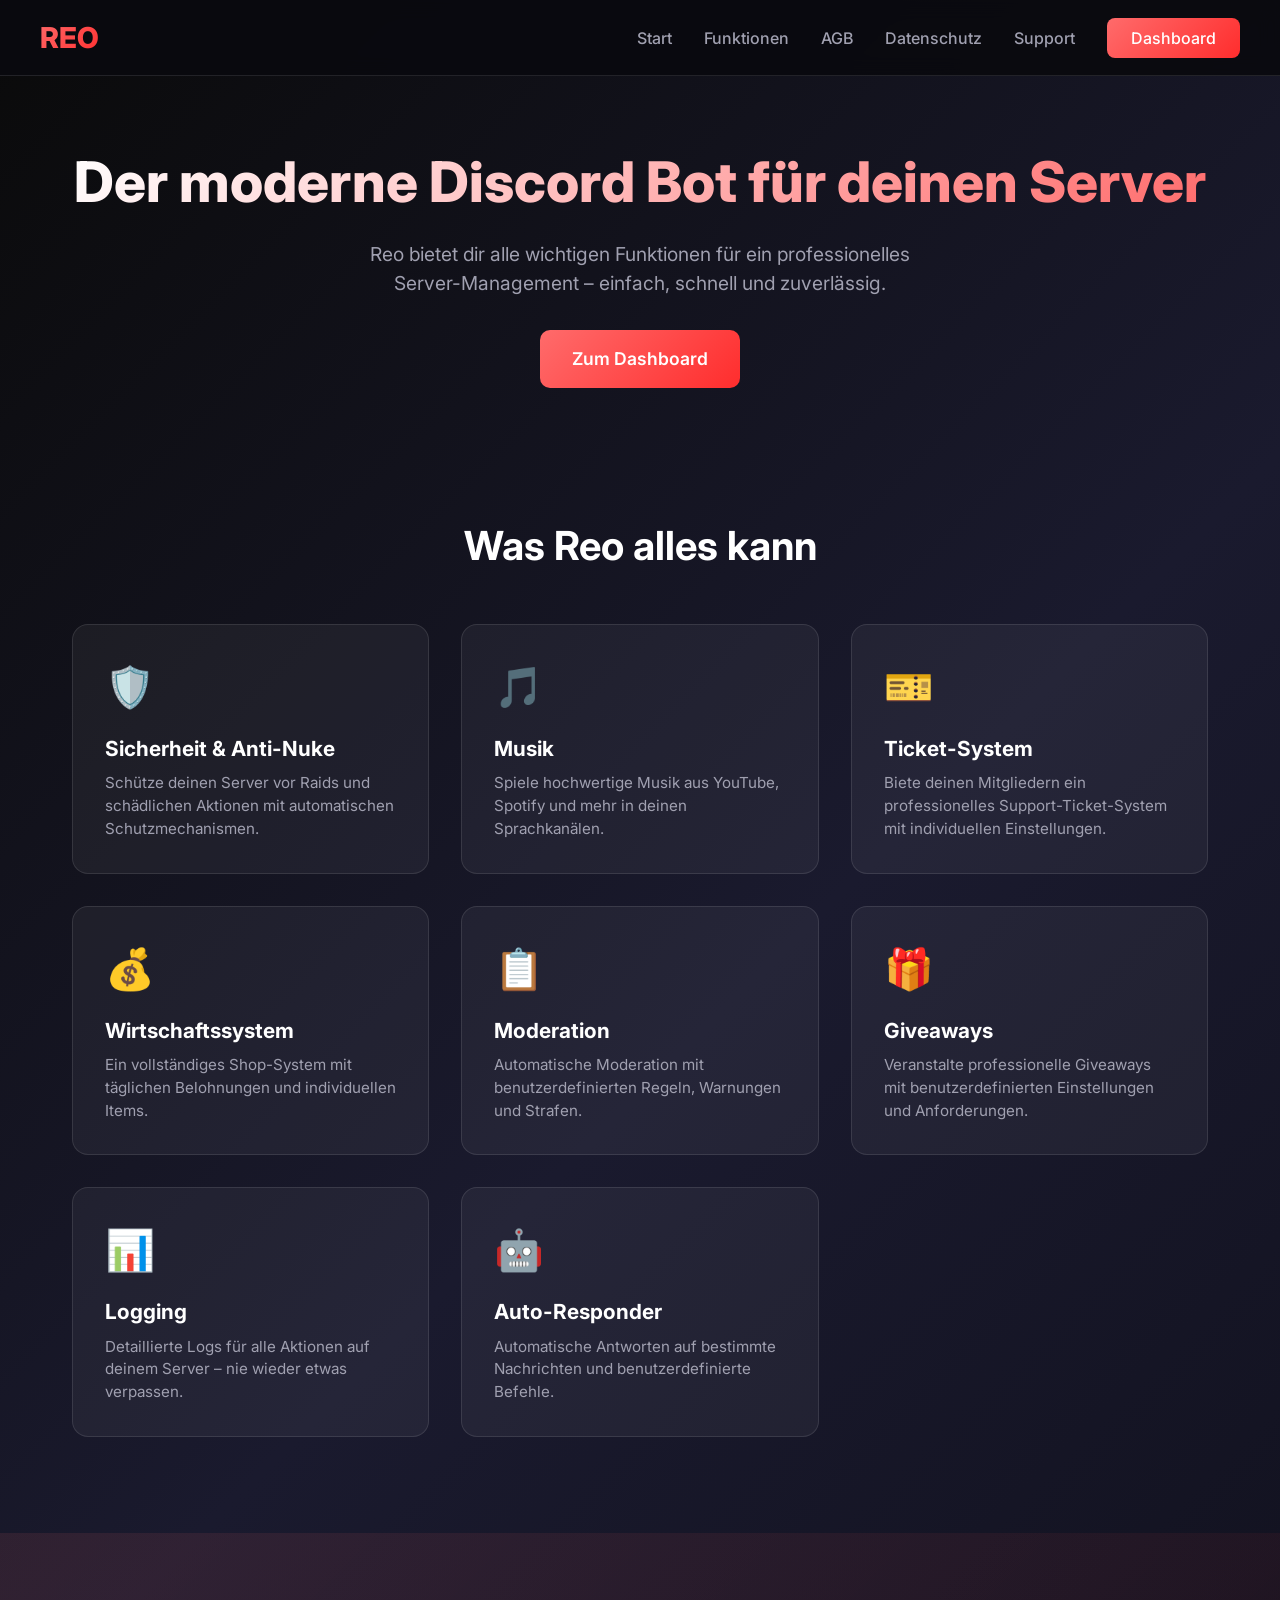
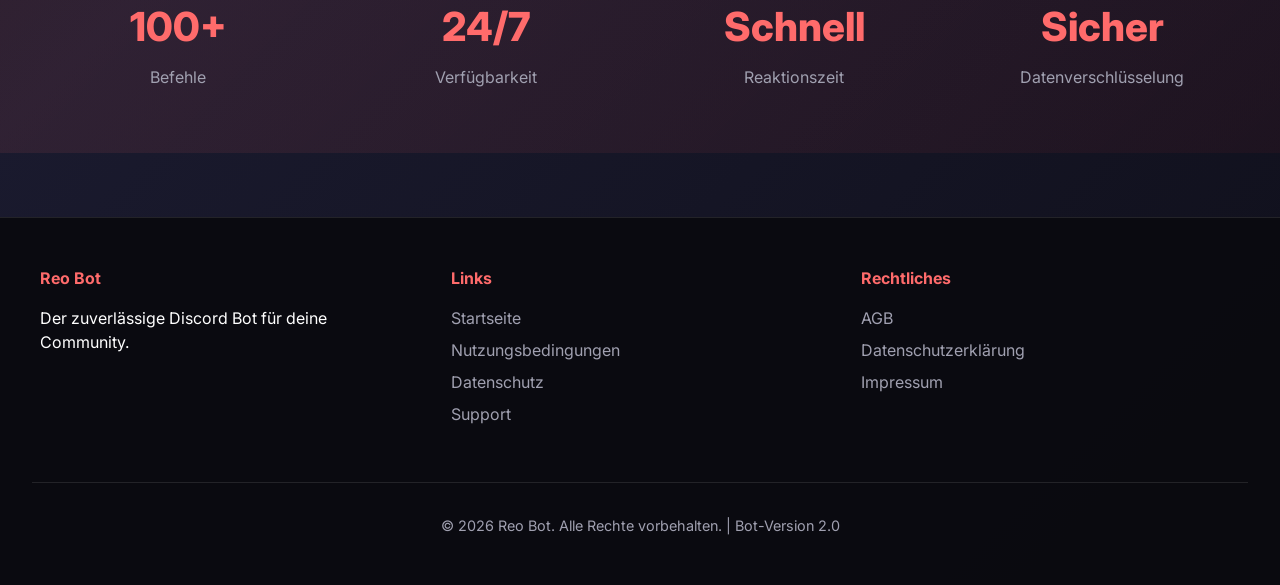
<file: index.html>
<!doctype html>
<html lang="de">
<head>
  <meta charset="utf-8">
  <meta name="viewport" content="width=device-width,initial-scale=1">
  <title>Reo — Der moderne Discord Bot</title>
  <link rel="preconnect" href="https://fonts.googleapis.com">
  <link rel="preconnect" href="https://fonts.gstatic.com" crossorigin>
  <link href="https://fonts.googleapis.com/css2?family=Inter:ital,wght@0,100..900;1,100..900&display=swap" rel="stylesheet">
  <style>
    * {
      margin: 0;
      padding: 0;
      box-sizing: border-box;
    }

    body {
      font-family: 'Inter', sans-serif;
      background: linear-gradient(135deg, #0a0a0a 0%, #1a1a2e 50%, #0f0f1a 100%);
      color: #ffffff;
      min-height: 100vh;
      line-height: 1.5;
    }

    /* Navigation */
    .navbar {
      background: rgba(10, 10, 15, 0.95);
      backdrop-filter: blur(10px);
      border-bottom: 1px solid rgba(255, 255, 255, 0.1);
      padding: 1rem 2rem;
      position: sticky;
      top: 0;
      z-index: 100;
    }

    .nav-container {
      max-width: 1200px;
      margin: 0 auto;
      display: flex;
      justify-content: space-between;
      align-items: center;
    }

    .logo {
      font-size: 1.8rem;
      font-weight: 800;
      background: linear-gradient(135deg, #ff6b6b, #ff2d2d);
      -webkit-background-clip: text;
      background-clip: text;
      color: transparent;
    }

    .nav-links {
      display: flex;
      gap: 2rem;
      align-items: center;
    }

    .nav-links a {
      color: #a0a0b0;
      text-decoration: none;
      font-weight: 500;
      transition: color 0.3s;
    }

    .nav-links a:hover {
      color: #ff6b6b;
    }

    .btn-login {
      background: linear-gradient(135deg, #ff6b6b, #ff2d2d);
      padding: 0.5rem 1.5rem;
      border-radius: 8px;
      color: white !important;
      font-weight: 600;
    }

    .btn-login:hover {
      transform: translateY(-2px);
      box-shadow: 0 5px 15px rgba(255, 45, 45, 0.3);
    }

    /* Hero Section */
    .hero {
      max-width: 1200px;
      margin: 0 auto;
      padding: 4rem 2rem;
      text-align: center;
    }

    .hero h1 {
      font-size: 3.5rem;
      font-weight: 800;
      margin-bottom: 1rem;
      background: linear-gradient(135deg, #ffffff, #ff6b6b);
      -webkit-background-clip: text;
      background-clip: text;
      color: transparent;
    }

    .hero p {
      font-size: 1.2rem;
      color: #a0a0b0;
      max-width: 600px;
      margin: 0 auto 2rem;
    }

    .btn-primary {
      background: linear-gradient(135deg, #ff6b6b, #ff2d2d);
      color: white;
      border: none;
      padding: 1rem 2rem;
      font-size: 1.1rem;
      font-weight: 600;
      border-radius: 10px;
      cursor: pointer;
      text-decoration: none;
      display: inline-block;
      transition: transform 0.3s, box-shadow 0.3s;
    }

    .btn-primary:hover {
      transform: translateY(-2px);
      box-shadow: 0 10px 25px rgba(255, 45, 45, 0.4);
    }

    /* Features */
    .features {
      max-width: 1200px;
      margin: 0 auto;
      padding: 4rem 2rem;
    }

    .section-title {
      text-align: center;
      font-size: 2.5rem;
      font-weight: 700;
      margin-bottom: 3rem;
    }

    .feature-grid {
      display: grid;
      grid-template-columns: repeat(auto-fit, minmax(300px, 1fr));
      gap: 2rem;
    }

    .feature-card {
      background: rgba(255, 255, 255, 0.05);
      border: 1px solid rgba(255, 255, 255, 0.1);
      border-radius: 16px;
      padding: 2rem;
      transition: transform 0.3s, border-color 0.3s;
    }

    .feature-card:hover {
      transform: translateY(-5px);
      border-color: #ff6b6b;
    }

    .feature-icon {
      font-size: 2.5rem;
      margin-bottom: 1rem;
    }

    .feature-card h3 {
      font-size: 1.3rem;
      margin-bottom: 0.5rem;
    }

    .feature-card p {
      color: #a0a0b0;
      font-size: 0.95rem;
    }

    /* Stats */
    .stats {
      background: linear-gradient(135deg, rgba(255, 107, 107, 0.1), rgba(255, 45, 45, 0.05));
      padding: 4rem 2rem;
      margin: 2rem 0;
    }

    .stats-container {
      max-width: 1200px;
      margin: 0 auto;
      display: grid;
      grid-template-columns: repeat(auto-fit, minmax(200px, 1fr));
      gap: 2rem;
      text-align: center;
    }

    .stat-number {
      font-size: 2.5rem;
      font-weight: 800;
      color: #ff6b6b;
    }

    .stat-label {
      color: #a0a0b0;
      margin-top: 0.5rem;
    }

    /* Footer */
    .footer {
      background: rgba(10, 10, 15, 0.95);
      border-top: 1px solid rgba(255, 255, 255, 0.1);
      padding: 3rem 2rem;
      margin-top: 4rem;
    }

    .footer-content {
      max-width: 1200px;
      margin: 0 auto;
      display: grid;
      grid-template-columns: repeat(auto-fit, minmax(250px, 1fr));
      gap: 2rem;
    }

    .footer-section h4 {
      margin-bottom: 1rem;
      color: #ff6b6b;
    }

    .footer-section a {
      color: #a0a0b0;
      text-decoration: none;
      display: block;
      margin-bottom: 0.5rem;
      transition: color 0.3s;
    }

    .footer-section a:hover {
      color: #ff6b6b;
    }

    .copyright {
      text-align: center;
      margin-top: 3rem;
      padding-top: 2rem;
      border-top: 1px solid rgba(255, 255, 255, 0.1);
      color: #a0a0b0;
      font-size: 0.9rem;
    }

    @media (max-width: 768px) {
      .hero h1 {
        font-size: 2rem;
      }
      .nav-links {
        gap: 1rem;
      }
      .feature-grid {
        grid-template-columns: 1fr;
      }
    }
  </style>
</head>
<body>
  <nav class="navbar">
    <div class="nav-container">
      <div class="logo">REO</div>
      <div class="nav-links">
        <a href="index.html">Start</a>
        <a href="features.html">Funktionen</a>
        <a href="tos.html">AGB</a>
        <a href="privacy.html">Datenschutz</a>
        <a href="support.html">Support</a>
        <a href="http://localhost:25572" class="btn-login">Dashboard</a>
      </div>
    </div>
  </nav>

  <section class="hero">
    <h1>Der moderne Discord Bot für deinen Server</h1>
    <p>Reo bietet dir alle wichtigen Funktionen für ein professionelles Server-Management – einfach, schnell und zuverlässig.</p>
    <a href="http://localhost:25572" class="btn-primary">Zum Dashboard</a>
  </section>

  <section class="features">
    <h2 class="section-title">Was Reo alles kann</h2>
    <div class="feature-grid">
      <div class="feature-card">
        <div class="feature-icon">🛡️</div>
        <h3>Sicherheit & Anti-Nuke</h3>
        <p>Schütze deinen Server vor Raids und schädlichen Aktionen mit automatischen Schutzmechanismen.</p>
      </div>
      <div class="feature-card">
        <div class="feature-icon">🎵</div>
        <h3>Musik</h3>
        <p>Spiele hochwertige Musik aus YouTube, Spotify und mehr in deinen Sprachkanälen.</p>
      </div>
      <div class="feature-card">
        <div class="feature-icon">🎫</div>
        <h3>Ticket-System</h3>
        <p>Biete deinen Mitgliedern ein professionelles Support-Ticket-System mit individuellen Einstellungen.</p>
      </div>
      <div class="feature-card">
        <div class="feature-icon">💰</div>
        <h3>Wirtschaftssystem</h3>
        <p>Ein vollständiges Shop-System mit täglichen Belohnungen und individuellen Items.</p>
      </div>
      <div class="feature-card">
        <div class="feature-icon">📋</div>
        <h3>Moderation</h3>
        <p>Automatische Moderation mit benutzerdefinierten Regeln, Warnungen und Strafen.</p>
      </div>
      <div class="feature-card">
        <div class="feature-icon">🎁</div>
        <h3>Giveaways</h3>
        <p>Veranstalte professionelle Giveaways mit benutzerdefinierten Einstellungen und Anforderungen.</p>
      </div>
      <div class="feature-card">
        <div class="feature-icon">📊</div>
        <h3>Logging</h3>
        <p>Detaillierte Logs für alle Aktionen auf deinem Server – nie wieder etwas verpassen.</p>
      </div>
      <div class="feature-card">
        <div class="feature-icon">🤖</div>
        <h3>Auto-Responder</h3>
        <p>Automatische Antworten auf bestimmte Nachrichten und benutzerdefinierte Befehle.</p>
      </div>
    </div>
  </section>

  <section class="stats">
    <div class="stats-container">
      <div>
        <div class="stat-number">100+</div>
        <div class="stat-label">Befehle</div>
      </div>
      <div>
        <div class="stat-number">24/7</div>
        <div class="stat-label">Verfügbarkeit</div>
      </div>
      <div>
        <div class="stat-number">Schnell</div>
        <div class="stat-label">Reaktionszeit</div>
      </div>
      <div>
        <div class="stat-number">Sicher</div>
        <div class="stat-label">Datenverschlüsselung</div>
      </div>
    </div>
  </section>

  <footer class="footer">
    <div class="footer-content">
      <div class="footer-section">
        <h4>Reo Bot</h4>
        <p>Der zuverlässige Discord Bot für deine Community.</p>
      </div>
      <div class="footer-section">
        <h4>Links</h4>
        <a href="index.html">Startseite</a>
        <a href="tos.html">Nutzungsbedingungen</a>
        <a href="privacy.html">Datenschutz</a>
        <a href="support.html">Support</a>
      </div>
      <div class="footer-section">
        <h4>Rechtliches</h4>
        <a href="tos.html">AGB</a>
        <a href="privacy.html">Datenschutzerklärung</a>
        <a href="impressum.html">Impressum</a>
      </div>
    </div>
    <div class="copyright">
      © 2026 Reo Bot. Alle Rechte vorbehalten. | Bot-Version 2.0
    </div>
  </footer>

  <script>
    document.addEventListener('contextmenu', e => e.preventDefault());
    document.addEventListener('keydown', function(e) {
      const blocked = ['s', 'u', 'a', 'p', 'i'];
      if ((e.ctrlKey || e.metaKey) && blocked.includes(e.key.toLowerCase())) {
        e.preventDefault();
        e.stopPropagation();
      }
    }, true);
    document.addEventListener('dragstart', e => e.preventDefault());
  </script>
</body>
</html>
</file>
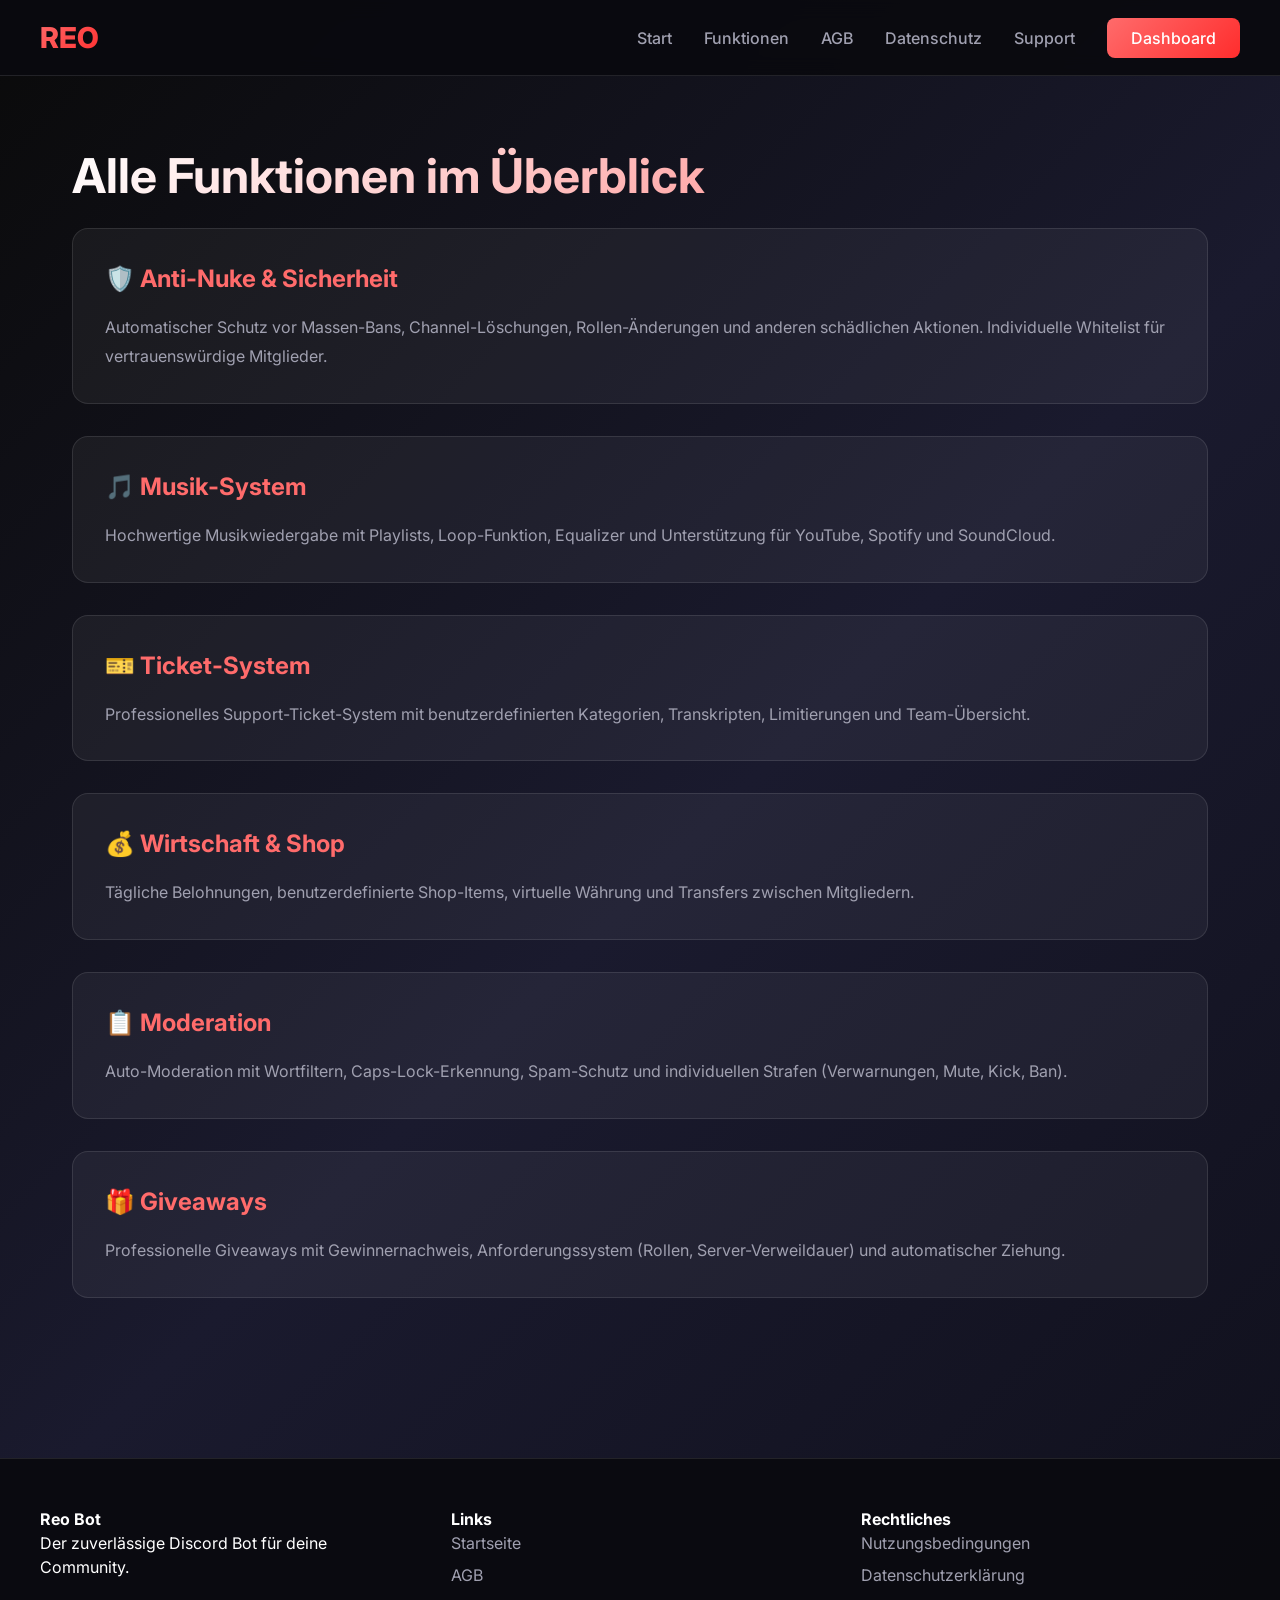
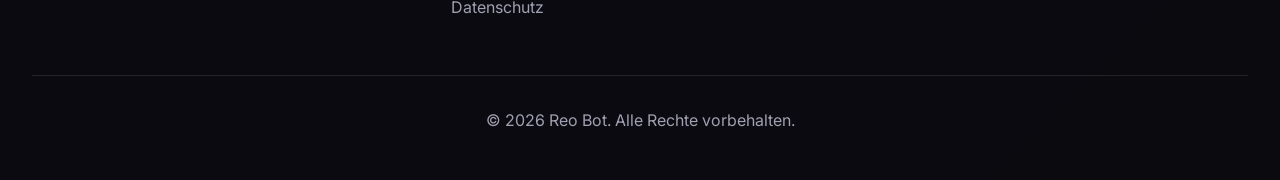
<file: features.html>
<!doctype html>
<html lang="de">
<head>
  <meta charset="utf-8">
  <meta name="viewport" content="width=device-width,initial-scale=1">
  <title>Funktionen — Reo Discord Bot</title>
  <link href="https://fonts.googleapis.com/css2?family=Inter:wght@100..900&display=swap" rel="stylesheet">
  <style>
    *{margin:0;padding:0;box-sizing:border-box;}
    body{font-family:'Inter',sans-serif;background:linear-gradient(135deg,#0a0a0a 0%,#1a1a2e 50%,#0f0f1a 100%);color:#fff;line-height:1.5;}
    .navbar{background:rgba(10,10,15,0.95);backdrop-filter:blur(10px);border-bottom:1px solid rgba(255,255,255,0.1);padding:1rem 2rem;position:sticky;top:0;z-index:100;}
    .nav-container{max-width:1200px;margin:0 auto;display:flex;justify-content:space-between;align-items:center;}
    .logo{font-size:1.8rem;font-weight:800;background:linear-gradient(135deg,#ff6b6b,#ff2d2d);-webkit-background-clip:text;background-clip:text;color:transparent;}
    .nav-links{display:flex;gap:2rem;align-items:center;}
    .nav-links a{color:#a0a0b0;text-decoration:none;font-weight:500;transition:color .3s;}
    .nav-links a:hover{color:#ff6b6b;}
    .btn-login{background:linear-gradient(135deg,#ff6b6b,#ff2d2d);padding:0.5rem 1.5rem;border-radius:8px;color:#fff!important;}
    .container{max-width:1200px;margin:0 auto;padding:4rem 2rem;}
    h1{font-size:3rem;margin-bottom:1rem;background:linear-gradient(135deg,#fff,#ff6b6b);-webkit-background-clip:text;background-clip:text;color:transparent;}
    .feature-detail{background:rgba(255,255,255,0.05);border:1px solid rgba(255,255,255,0.1);border-radius:16px;padding:2rem;margin-bottom:2rem;}
    .feature-detail h2{color:#ff6b6b;margin-bottom:1rem;}
    .feature-detail p{color:#a0a0b0;line-height:1.8;}
    .footer{background:rgba(10,10,15,0.95);border-top:1px solid rgba(255,255,255,0.1);padding:3rem 2rem;margin-top:4rem;}
    .footer-content{max-width:1200px;margin:0 auto;display:grid;grid-template-columns:repeat(auto-fit,minmax(250px,1fr));gap:2rem;}
    .footer-section a{color:#a0a0b0;text-decoration:none;display:block;margin-bottom:0.5rem;}
    .footer-section a:hover{color:#ff6b6b;}
    .copyright{text-align:center;margin-top:3rem;padding-top:2rem;border-top:1px solid rgba(255,255,255,0.1);color:#a0a0b0;}
    @media (max-width:768px){h1{font-size:2rem;}.nav-links{gap:1rem;}}
  </style>
</head>
<body>
  <nav class="navbar">
    <div class="nav-container">
      <div class="logo">REO</div>
      <div class="nav-links">
        <a href="index.html">Start</a>
        <a href="features.html">Funktionen</a>
        <a href="tos.html">AGB</a>
        <a href="privacy.html">Datenschutz</a>
        <a href="support.html">Support</a>
        <a href="http://localhost:25572" class="btn-login">Dashboard</a>
      </div>
    </div>
  </nav>

  <div class="container">
    <h1>Alle Funktionen im Überblick</h1>
    <div class="feature-detail">
      <h2>🛡️ Anti-Nuke & Sicherheit</h2>
      <p>Automatischer Schutz vor Massen-Bans, Channel-Löschungen, Rollen-Änderungen und anderen schädlichen Aktionen. Individuelle Whitelist für vertrauenswürdige Mitglieder.</p>
    </div>
    <div class="feature-detail">
      <h2>🎵 Musik-System</h2>
      <p>Hochwertige Musikwiedergabe mit Playlists, Loop-Funktion, Equalizer und Unterstützung für YouTube, Spotify und SoundCloud.</p>
    </div>
    <div class="feature-detail">
      <h2>🎫 Ticket-System</h2>
      <p>Professionelles Support-Ticket-System mit benutzerdefinierten Kategorien, Transkripten, Limitierungen und Team-Übersicht.</p>
    </div>
    <div class="feature-detail">
      <h2>💰 Wirtschaft & Shop</h2>
      <p>Tägliche Belohnungen, benutzerdefinierte Shop-Items, virtuelle Währung und Transfers zwischen Mitgliedern.</p>
    </div>
    <div class="feature-detail">
      <h2>📋 Moderation</h2>
      <p>Auto-Moderation mit Wortfiltern, Caps-Lock-Erkennung, Spam-Schutz und individuellen Strafen (Verwarnungen, Mute, Kick, Ban).</p>
    </div>
    <div class="feature-detail">
      <h2>🎁 Giveaways</h2>
      <p>Professionelle Giveaways mit Gewinnernachweis, Anforderungssystem (Rollen, Server-Verweildauer) und automatischer Ziehung.</p>
    </div>
  </div>

  <footer class="footer">
    <div class="footer-content">
      <div class="footer-section"><h4>Reo Bot</h4><p>Der zuverlässige Discord Bot für deine Community.</p></div>
      <div class="footer-section"><h4>Links</h4><a href="index.html">Startseite</a><a href="tos.html">AGB</a><a href="privacy.html">Datenschutz</a></div>
      <div class="footer-section"><h4>Rechtliches</h4><a href="tos.html">Nutzungsbedingungen</a><a href="privacy.html">Datenschutzerklärung</a></div>
    </div>
    <div class="copyright">© 2026 Reo Bot. Alle Rechte vorbehalten.</div>
  </footer>
</body>
</html>
</file>
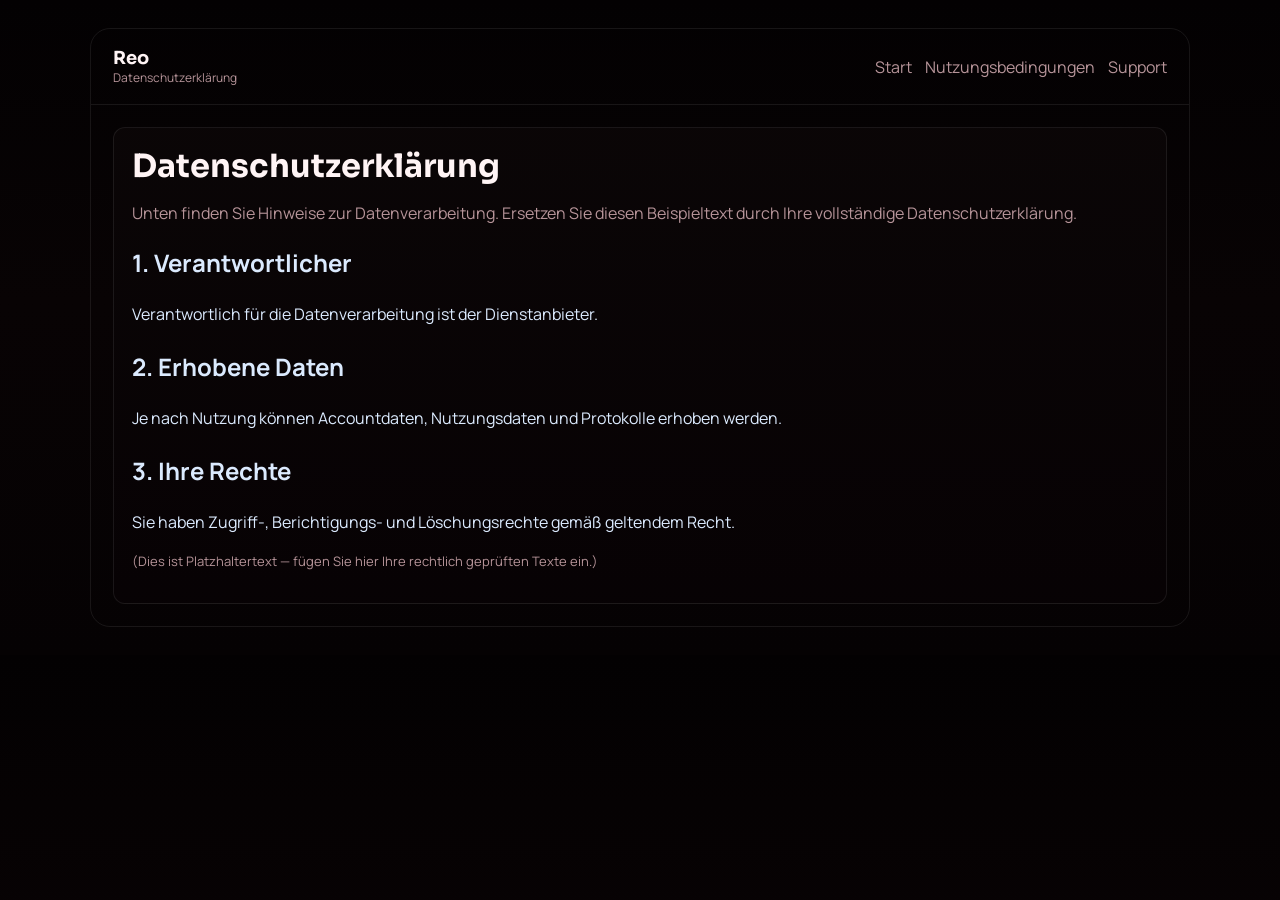
<file: privacy.html>
<!doctype html>
<html lang="de">
<head>
  <meta charset="utf-8">
  <meta name="viewport" content="width=device-width,initial-scale=1">
  <title>Datenschutzerklärung — Reo</title>
  <link rel="preconnect" href="https://fonts.googleapis.com">
  <link rel="preconnect" href="https://fonts.gstatic.com" crossorigin>
  <link href="https://fonts.googleapis.com/css2?family=Manrope:wght@400;500;600;700;800&family=Sora:wght@600;700;800&display=swap" rel="stylesheet">
  <style>
    :root{--bg:#060203;--panel:rgba(11,6,7,0.92);--panel-2:rgba(7,2,4,0.98);--line:rgba(255,255,255,0.08);--text:#fff4f5;--muted:#b69499}
    *{box-sizing:border-box}
    body{margin:0;color:var(--text);font-family:"Manrope",sans-serif;background:linear-gradient(180deg,#030102 0%,#080304 46%,#050203 100%)}
    .frame{width:min(1100px,calc(100% - 24px));margin:28px auto;border:1px solid var(--line);border-radius:20px;overflow:hidden}
    .topbar{display:flex;justify-content:space-between;align-items:center;padding:18px 22px;border-bottom:1px solid var(--line);}
    .brand strong{font-family:"Sora",sans-serif;font-size:1.12rem}
    .nav a{color:var(--muted);text-decoration:none;margin-left:10px}
    .content{padding:22px}
    .panel{border:1px solid var(--line);border-radius:12px;padding:18px;background:linear-gradient(180deg,var(--panel),var(--panel-2));}
    h1{margin:0 0 8px;font-family:"Sora",sans-serif}
    p.lead{color:var(--muted)}
    article{color:#dbeafe;line-height:1.6}
    *{user-select:text}
  </style>
</head>
<body>
  <div class="frame">
    <div class="topbar">
      <div class="brand"><strong>Reo</strong><div style="font-size:12px;color:var(--muted)">Datenschutzerklärung</div></div>
      <nav class="nav">
        <a href="index.html">Start</a>
        <a href="tos.html">Nutzungsbedingungen</a>
        <a href="support.html">Support</a>
      </nav>
    </div>
    <div class="content">
      <div class="panel">
        <h1>Datenschutzerklärung</h1>
        <p class="lead">Unten finden Sie Hinweise zur Datenverarbeitung. Ersetzen Sie diesen Beispieltext durch Ihre vollständige Datenschutzerklärung.</p>
        <article>
          <h2>1. Verantwortlicher</h2>
          <p>Verantwortlich für die Datenverarbeitung ist der Dienstanbieter.</p>
          <h2>2. Erhobene Daten</h2>
          <p>Je nach Nutzung können Accountdaten, Nutzungsdaten und Protokolle erhoben werden.</p>
          <h2>3. Ihre Rechte</h2>
          <p>Sie haben Zugriff-, Berichtigungs- und Löschungsrechte gemäß geltendem Recht.</p>
          <p style="color:var(--muted);font-size:13px;margin-top:14px">(Dies ist Platzhaltertext — fügen Sie hier Ihre rechtlich geprüften Texte ein.)</p>
        </article>
      </div>
    </div>
  </div>
  <script>
    document.addEventListener('contextmenu', e => e.preventDefault());
    document.addEventListener('dragstart', e => e.preventDefault());
    document.querySelectorAll('*').forEach(n => n.contentEditable = 'false');
  </script>
</body>
</html>
</file>
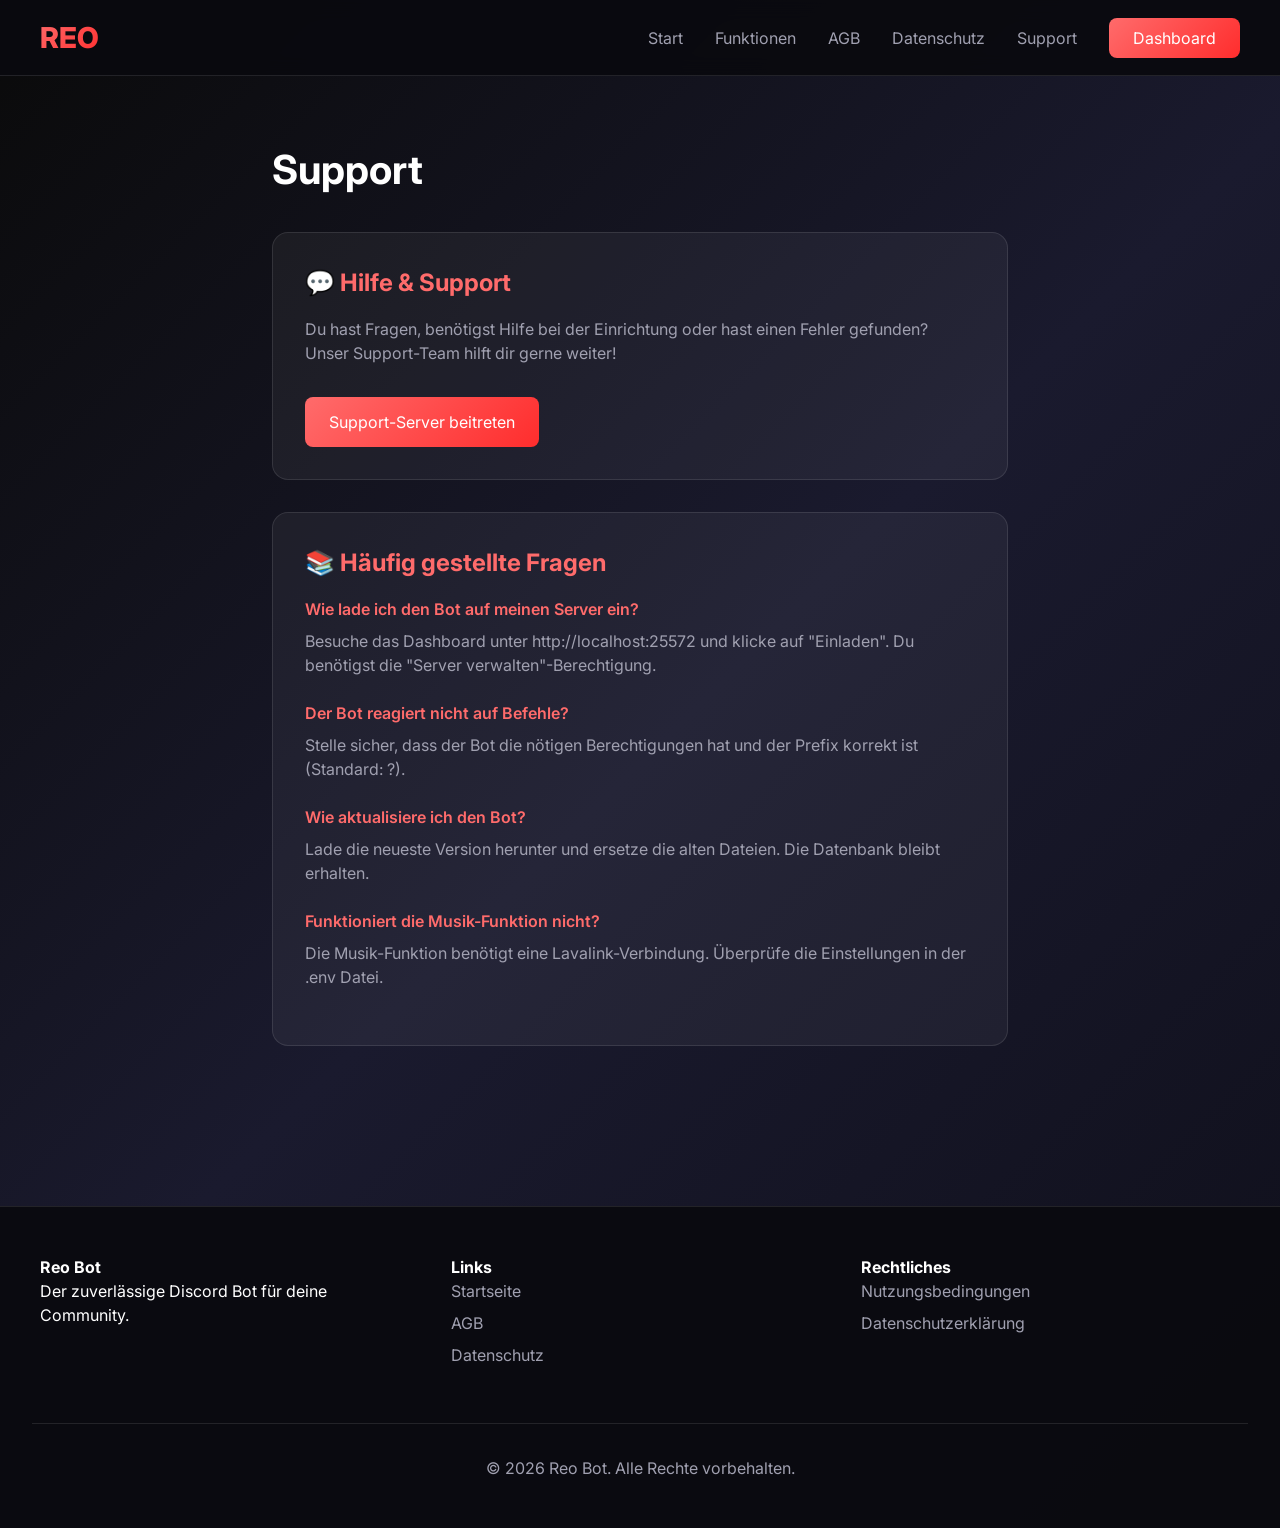
<file: support.html>
<!doctype html>
<html lang="de">
<head>
  <meta charset="utf-8">
  <meta name="viewport" content="width=device-width,initial-scale=1">
  <title>Support — Reo Discord Bot</title>
  <link href="https://fonts.googleapis.com/css2?family=Inter:wght@100..900&display=swap" rel="stylesheet">
  <style>
    *{margin:0;padding:0;box-sizing:border-box;}
    body{font-family:'Inter',sans-serif;background:linear-gradient(135deg,#0a0a0a 0%,#1a1a2e 50%,#0f0f1a 100%);color:#fff;line-height:1.5;}
    .navbar{background:rgba(10,10,15,0.95);backdrop-filter:blur(10px);border-bottom:1px solid rgba(255,255,255,0.1);padding:1rem 2rem;}
    .nav-container{max-width:1200px;margin:0 auto;display:flex;justify-content:space-between;align-items:center;}
    .logo{font-size:1.8rem;font-weight:800;background:linear-gradient(135deg,#ff6b6b,#ff2d2d);-webkit-background-clip:text;background-clip:text;color:transparent;}
    .nav-links{display:flex;gap:2rem;align-items:center;}
    .nav-links a{color:#a0a0b0;text-decoration:none;transition:color .3s;}
    .nav-links a:hover{color:#ff6b6b;}
    .btn-login{background:linear-gradient(135deg,#ff6b6b,#ff2d2d);padding:0.5rem 1.5rem;border-radius:8px;color:#fff!important;}
    .container{max-width:800px;margin:0 auto;padding:4rem 2rem;}
    h1{font-size:2.5rem;margin-bottom:2rem;}
    .support-card{background:rgba(255,255,255,0.05);border:1px solid rgba(255,255,255,0.1);border-radius:16px;padding:2rem;margin-bottom:2rem;}
    .support-card h2{color:#ff6b6b;margin-bottom:1rem;}
    .support-card p{color:#a0a0b0;margin-bottom:1rem;}
    .support-link{background:linear-gradient(135deg,#ff6b6b,#ff2d2d);color:#fff;padding:0.8rem 1.5rem;border-radius:8px;text-decoration:none;display:inline-block;margin-top:1rem;}
    .faq-item{margin-bottom:1.5rem;}
    .faq-question{font-weight:600;color:#ff6b6b;margin-bottom:0.5rem;}
    .faq-answer{color:#a0a0b0;}
    .footer{background:rgba(10,10,15,0.95);border-top:1px solid rgba(255,255,255,0.1);padding:3rem 2rem;margin-top:4rem;}
    .footer-content{max-width:1200px;margin:0 auto;display:grid;grid-template-columns:repeat(auto-fit,minmax(250px,1fr));gap:2rem;}
    .footer-section a{color:#a0a0b0;text-decoration:none;display:block;margin-bottom:0.5rem;}
    .footer-section a:hover{color:#ff6b6b;}
    .copyright{text-align:center;margin-top:3rem;padding-top:2rem;border-top:1px solid rgba(255,255,255,0.1);color:#a0a0b0;}
  </style>
</head>
<body>
  <nav class="navbar">
    <div class="nav-container">
      <div class="logo">REO</div>
      <div class="nav-links">
        <a href="index.html">Start</a>
        <a href="features.html">Funktionen</a>
        <a href="tos.html">AGB</a>
        <a href="privacy.html">Datenschutz</a>
        <a href="support.html">Support</a>
        <a href="http://localhost:25572" class="btn-login">Dashboard</a>
      </div>
    </div>
  </nav>

  <div class="container">
    <h1>Support</h1>
    <div class="support-card">
      <h2>💬 Hilfe & Support</h2>
      <p>Du hast Fragen, benötigst Hilfe bei der Einrichtung oder hast einen Fehler gefunden? Unser Support-Team hilft dir gerne weiter!</p>
      <a href="#" class="support-link">Support-Server beitreten</a>
    </div>

    <div class="support-card">
      <h2>📚 Häufig gestellte Fragen</h2>
      <div class="faq-item">
        <div class="faq-question">Wie lade ich den Bot auf meinen Server ein?</div>
        <div class="faq-answer">Besuche das Dashboard unter http://localhost:25572 und klicke auf "Einladen". Du benötigst die "Server verwalten"-Berechtigung.</div>
      </div>
      <div class="faq-item">
        <div class="faq-question">Der Bot reagiert nicht auf Befehle?</div>
        <div class="faq-answer">Stelle sicher, dass der Bot die nötigen Berechtigungen hat und der Prefix korrekt ist (Standard: ?).</div>
      </div>
      <div class="faq-item">
        <div class="faq-question">Wie aktualisiere ich den Bot?</div>
        <div class="faq-answer">Lade die neueste Version herunter und ersetze die alten Dateien. Die Datenbank bleibt erhalten.</div>
      </div>
      <div class="faq-item">
        <div class="faq-question">Funktioniert die Musik-Funktion nicht?</div>
        <div class="faq-answer">Die Musik-Funktion benötigt eine Lavalink-Verbindung. Überprüfe die Einstellungen in der .env Datei.</div>
      </div>
    </div>
  </div>

  <footer class="footer">
    <div class="footer-content">
      <div class="footer-section"><h4>Reo Bot</h4><p>Der zuverlässige Discord Bot für deine Community.</p></div>
      <div class="footer-section"><h4>Links</h4><a href="index.html">Startseite</a><a href="tos.html">AGB</a><a href="privacy.html">Datenschutz</a></div>
      <div class="footer-section"><h4>Rechtliches</h4><a href="tos.html">Nutzungsbedingungen</a><a href="privacy.html">Datenschutzerklärung</a></div>
    </div>
    <div class="copyright">© 2026 Reo Bot. Alle Rechte vorbehalten.</div>
  </footer>
</body>
</html>
</file>
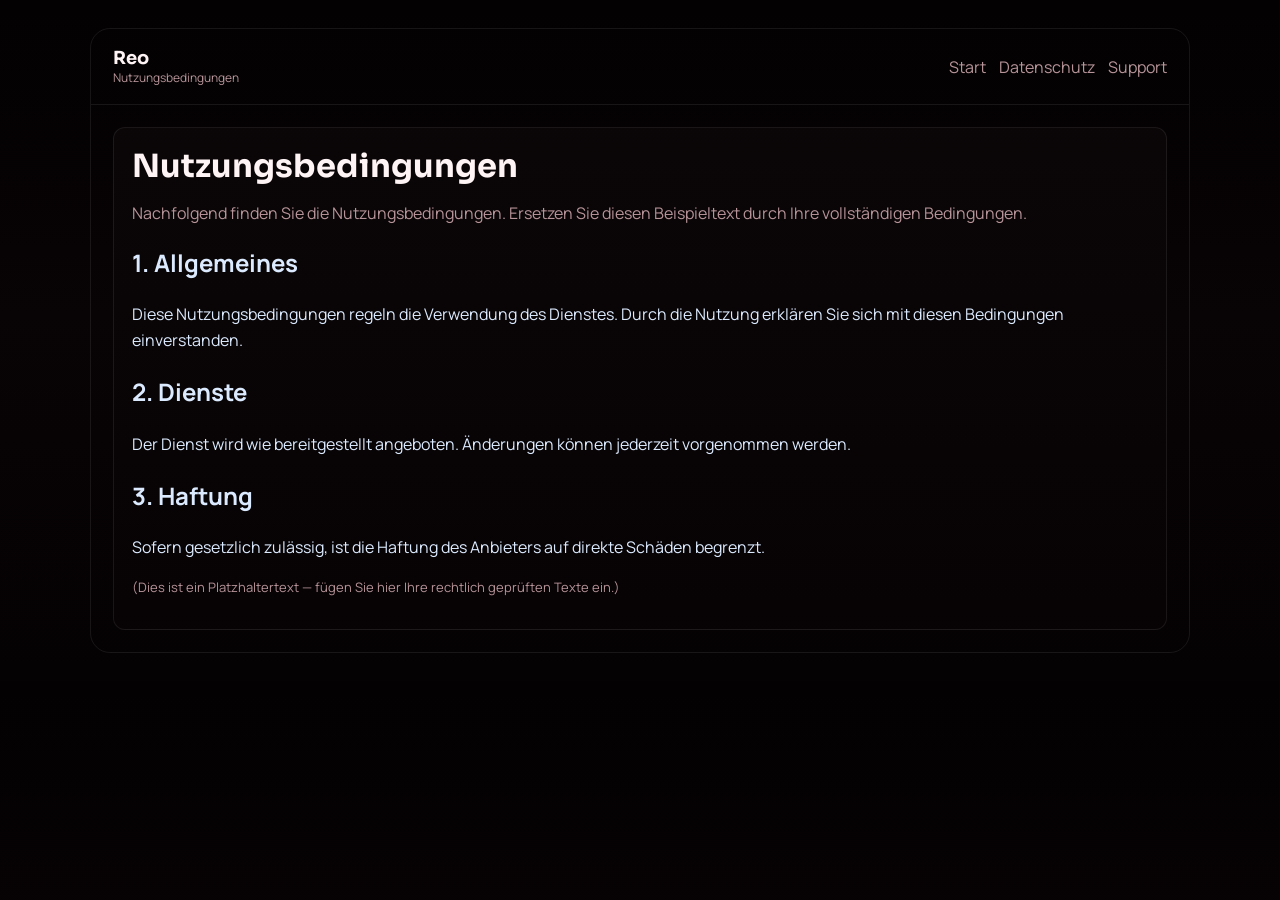
<file: tos.html>
<!doctype html>
<html lang="de">
<head>
  <meta charset="utf-8">
  <meta name="viewport" content="width=device-width,initial-scale=1">
  <title>Nutzungsbedingungen — Reo</title>
  <link rel="preconnect" href="https://fonts.googleapis.com">
  <link rel="preconnect" href="https://fonts.gstatic.com" crossorigin>
  <link href="https://fonts.googleapis.com/css2?family=Manrope:wght@400;500;600;700;800&family=Sora:wght@600;700;800&display=swap" rel="stylesheet">
  <style>
    /* Reused dashboard styles (trimmed) */
    :root{--bg:#060203;--panel:rgba(11,6,7,0.92);--panel-2:rgba(7,2,4,0.98);--line:rgba(255,255,255,0.08);--text:#fff4f5;--muted:#b69499;--brand:#ff5067}
    *{box-sizing:border-box}
    body{margin:0;color:var(--text);font-family:"Manrope",sans-serif;background:linear-gradient(180deg,#030102 0%,#080304 46%,#050203 100%)}
    .frame{width:min(1100px,calc(100% - 24px));margin:28px auto;border:1px solid var(--line);border-radius:20px;overflow:hidden}
    .topbar{display:flex;justify-content:space-between;align-items:center;padding:18px 22px;border-bottom:1px solid var(--line);}
    .brand strong{font-family:"Sora",sans-serif;font-size:1.12rem}
    .nav a{color:var(--muted);text-decoration:none;margin-left:10px}
    .content{padding:22px}
    .panel{border:1px solid var(--line);border-radius:12px;padding:18px;background:linear-gradient(180deg,var(--panel),var(--panel-2));}
    h1{margin:0 0 8px;font-family:"Sora",sans-serif}
    p.lead{color:var(--muted)}
    article{color:#dbeafe;line-height:1.6}
    *{user-select:text}
  </style>
</head>
<body>
  <div class="frame">
    <div class="topbar">
      <div class="brand"><strong>Reo</strong><div style="font-size:12px;color:var(--muted)">Nutzungsbedingungen</div></div>
      <nav class="nav">
        <a href="index.html">Start</a>
        <a href="privacy.html">Datenschutz</a>
        <a href="support.html">Support</a>
      </nav>
    </div>
    <div class="content">
      <div class="panel">
        <h1>Nutzungsbedingungen</h1>
        <p class="lead">Nachfolgend finden Sie die Nutzungsbedingungen. Ersetzen Sie diesen Beispieltext durch Ihre vollständigen Bedingungen.</p>
        <article>
          <h2>1. Allgemeines</h2>
          <p>Diese Nutzungsbedingungen regeln die Verwendung des Dienstes. Durch die Nutzung erklären Sie sich mit diesen Bedingungen einverstanden.</p>
          <h2>2. Dienste</h2>
          <p>Der Dienst wird wie bereitgestellt angeboten. Änderungen können jederzeit vorgenommen werden.</p>
          <h2>3. Haftung</h2>
          <p>Sofern gesetzlich zulässig, ist die Haftung des Anbieters auf direkte Schäden begrenzt.</p>
          <p style="color:var(--muted);font-size:13px;margin-top:14px">(Dies ist ein Platzhaltertext — fügen Sie hier Ihre rechtlich geprüften Texte ein.)</p>
        </article>
      </div>
    </div>
  </div>
  <script>
    document.addEventListener('contextmenu', e => e.preventDefault());
    document.addEventListener('dragstart', e => e.preventDefault());
    document.querySelectorAll('*').forEach(n => n.contentEditable = 'false');
  </script>
</body>
</html>
</file>
